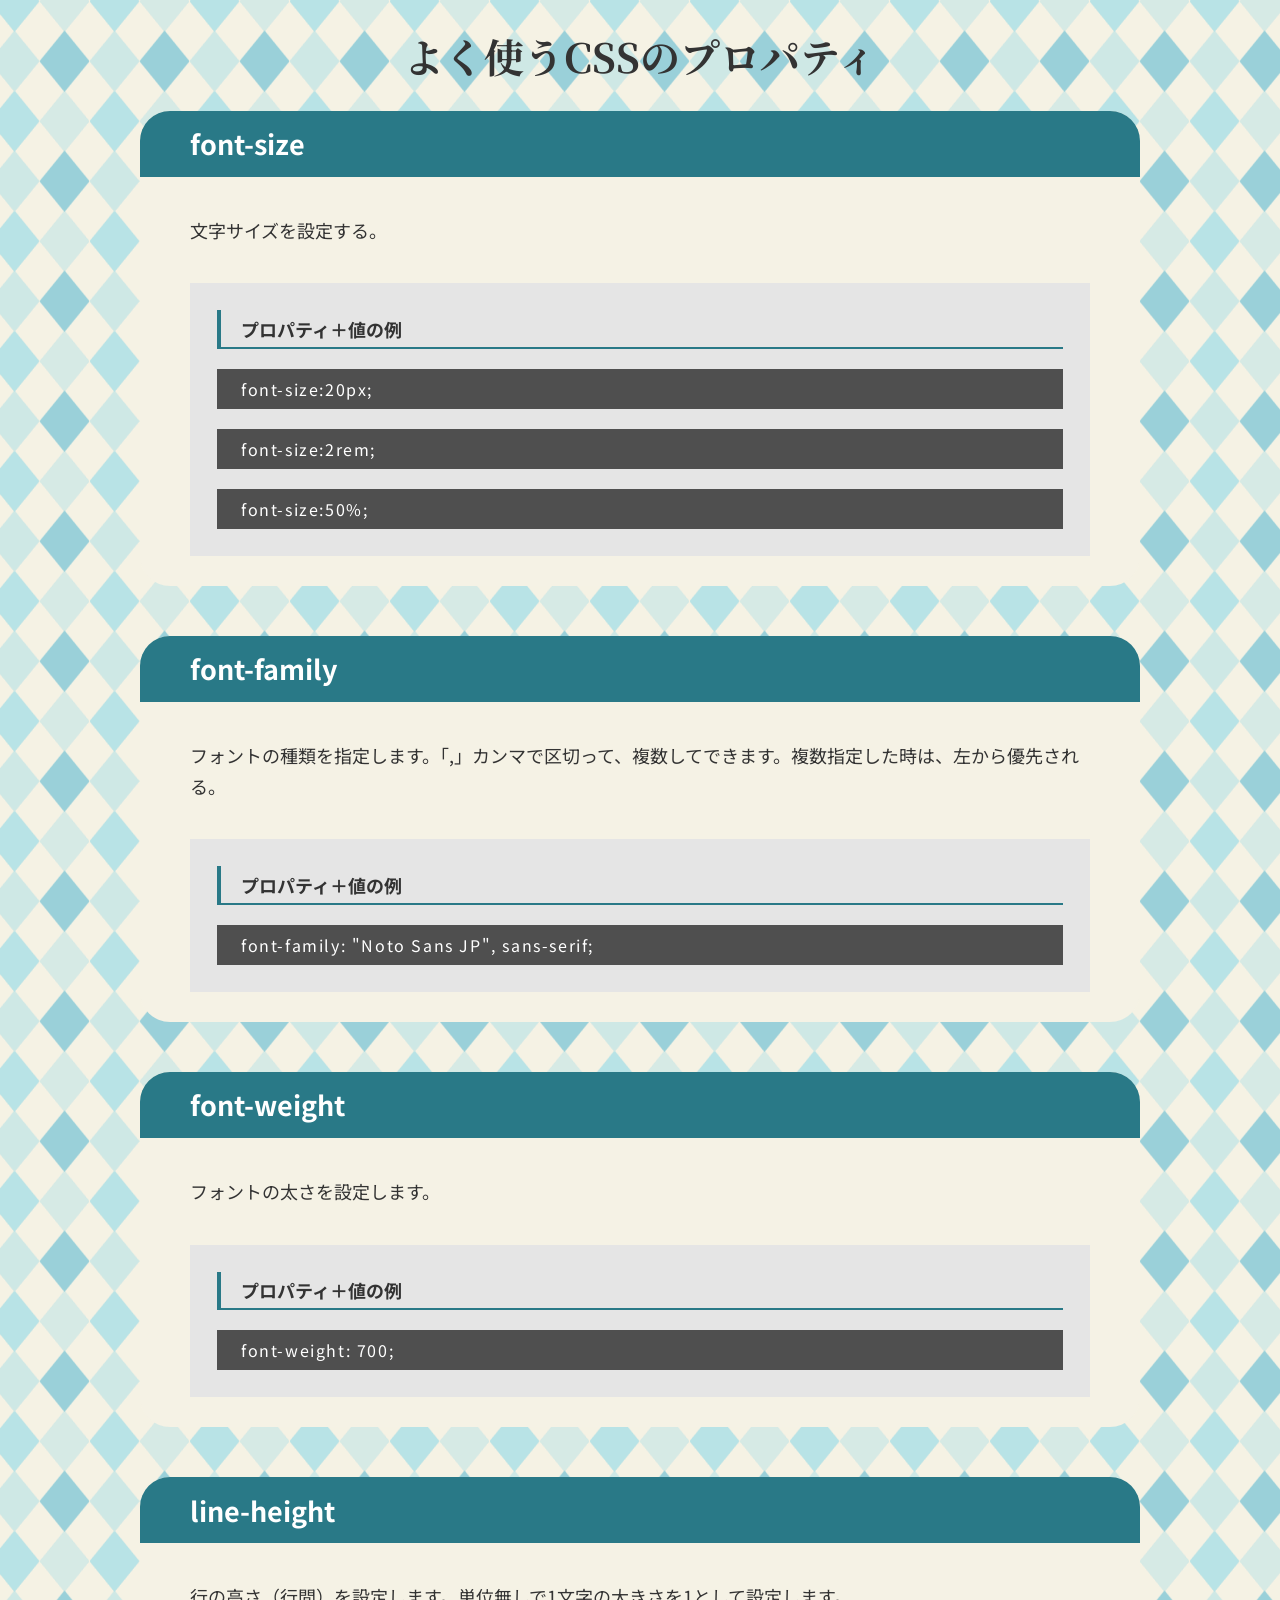
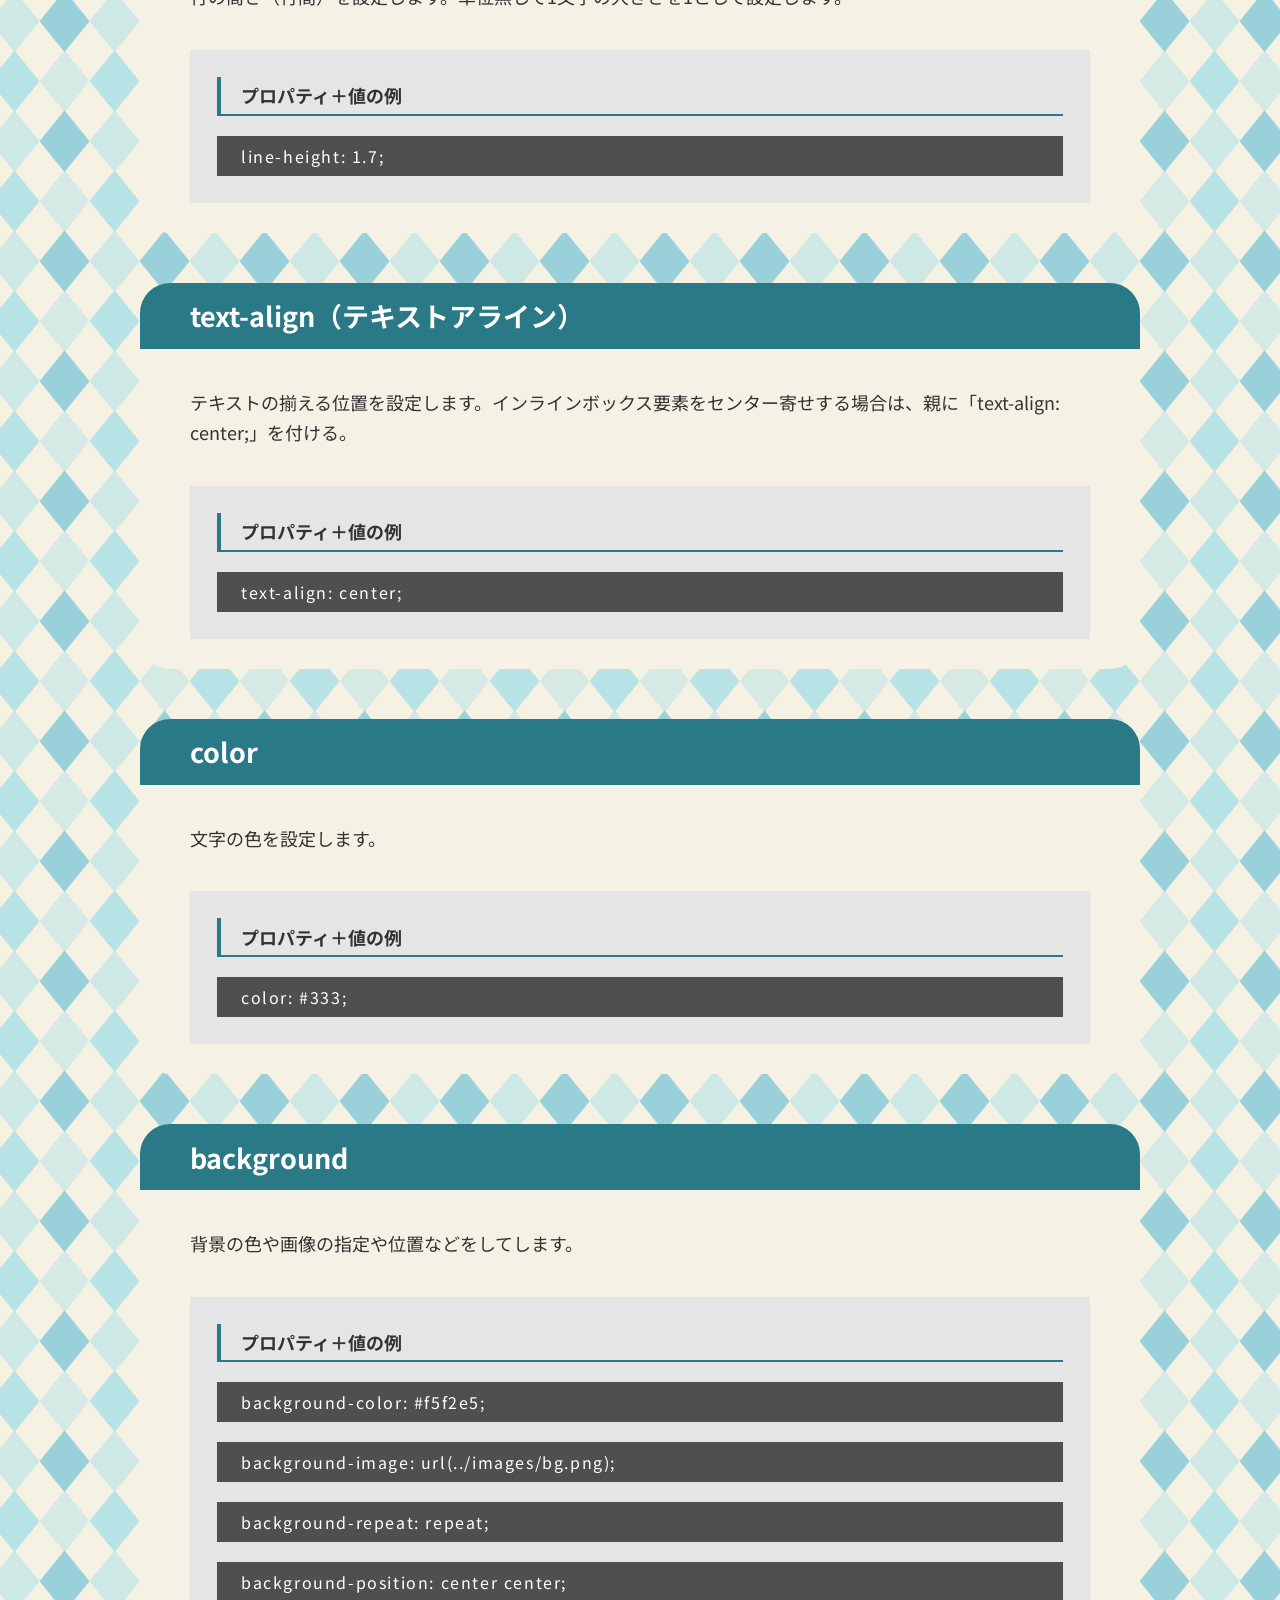
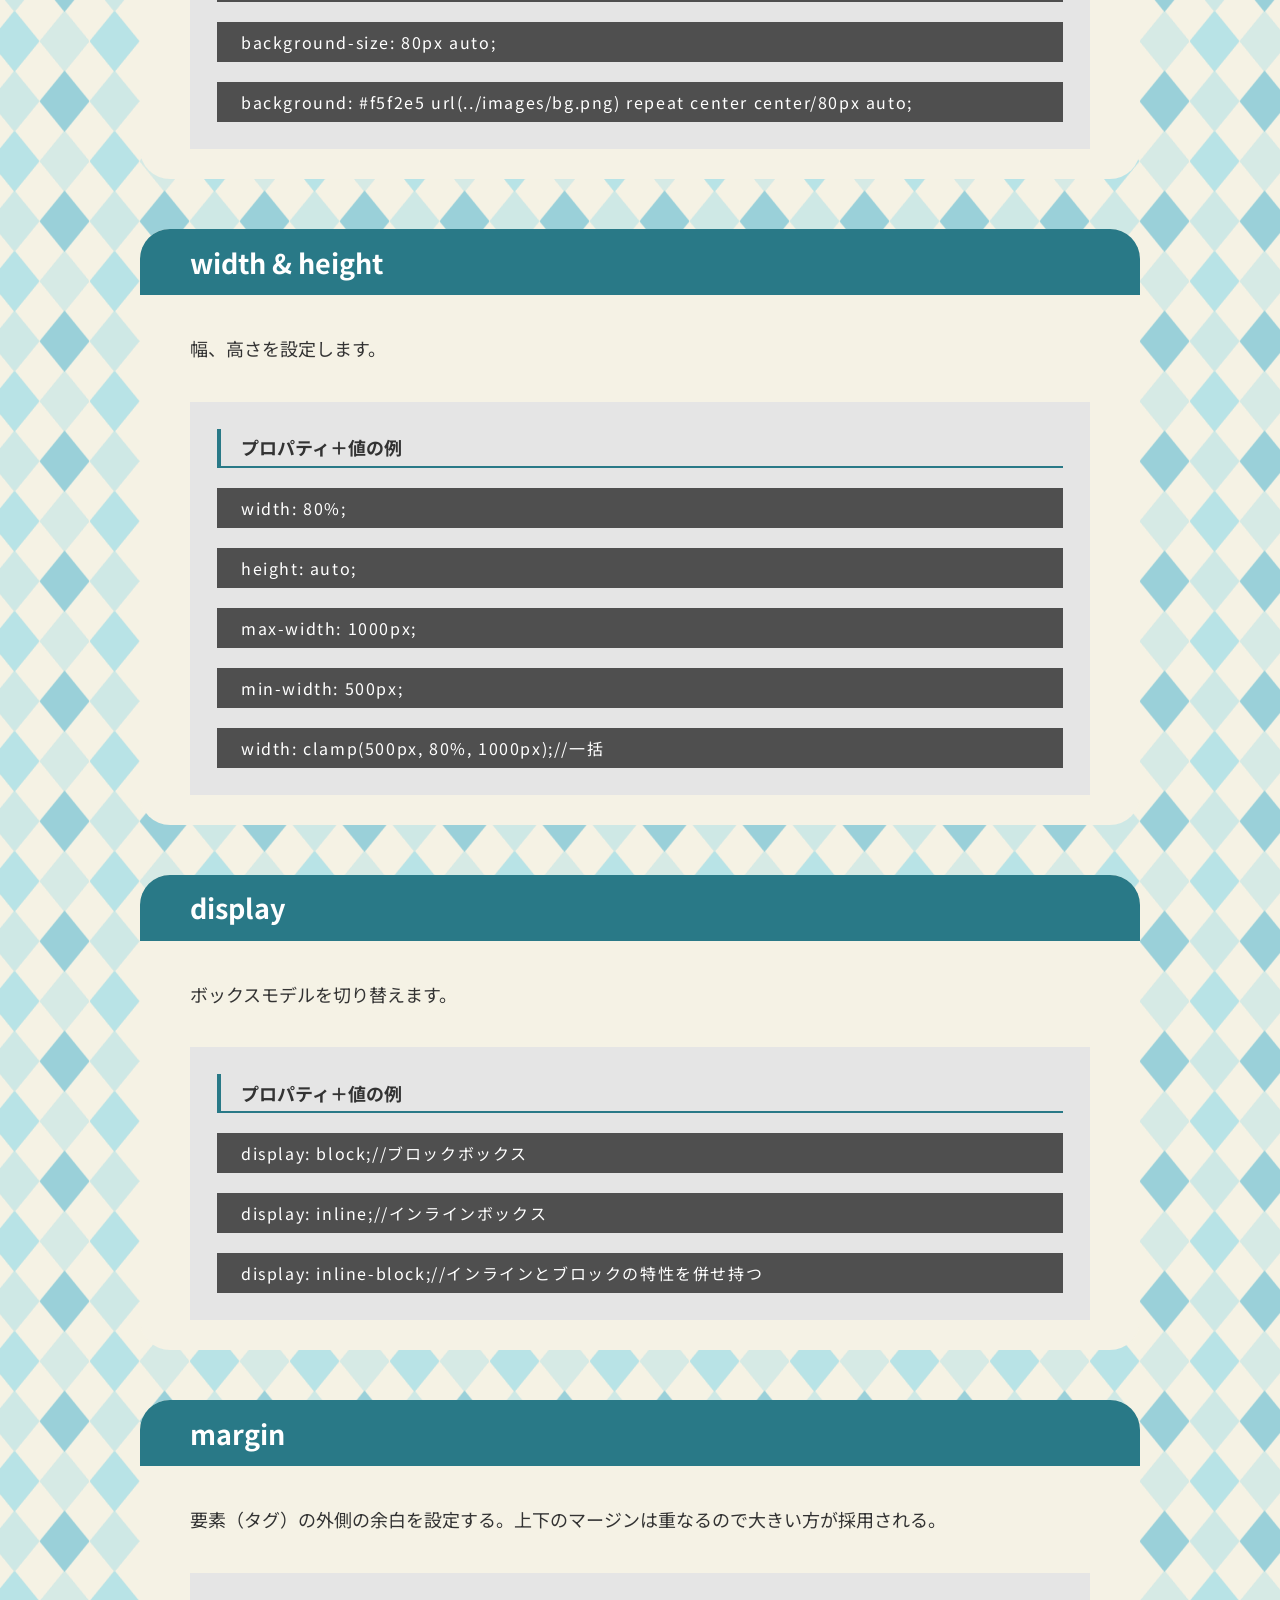
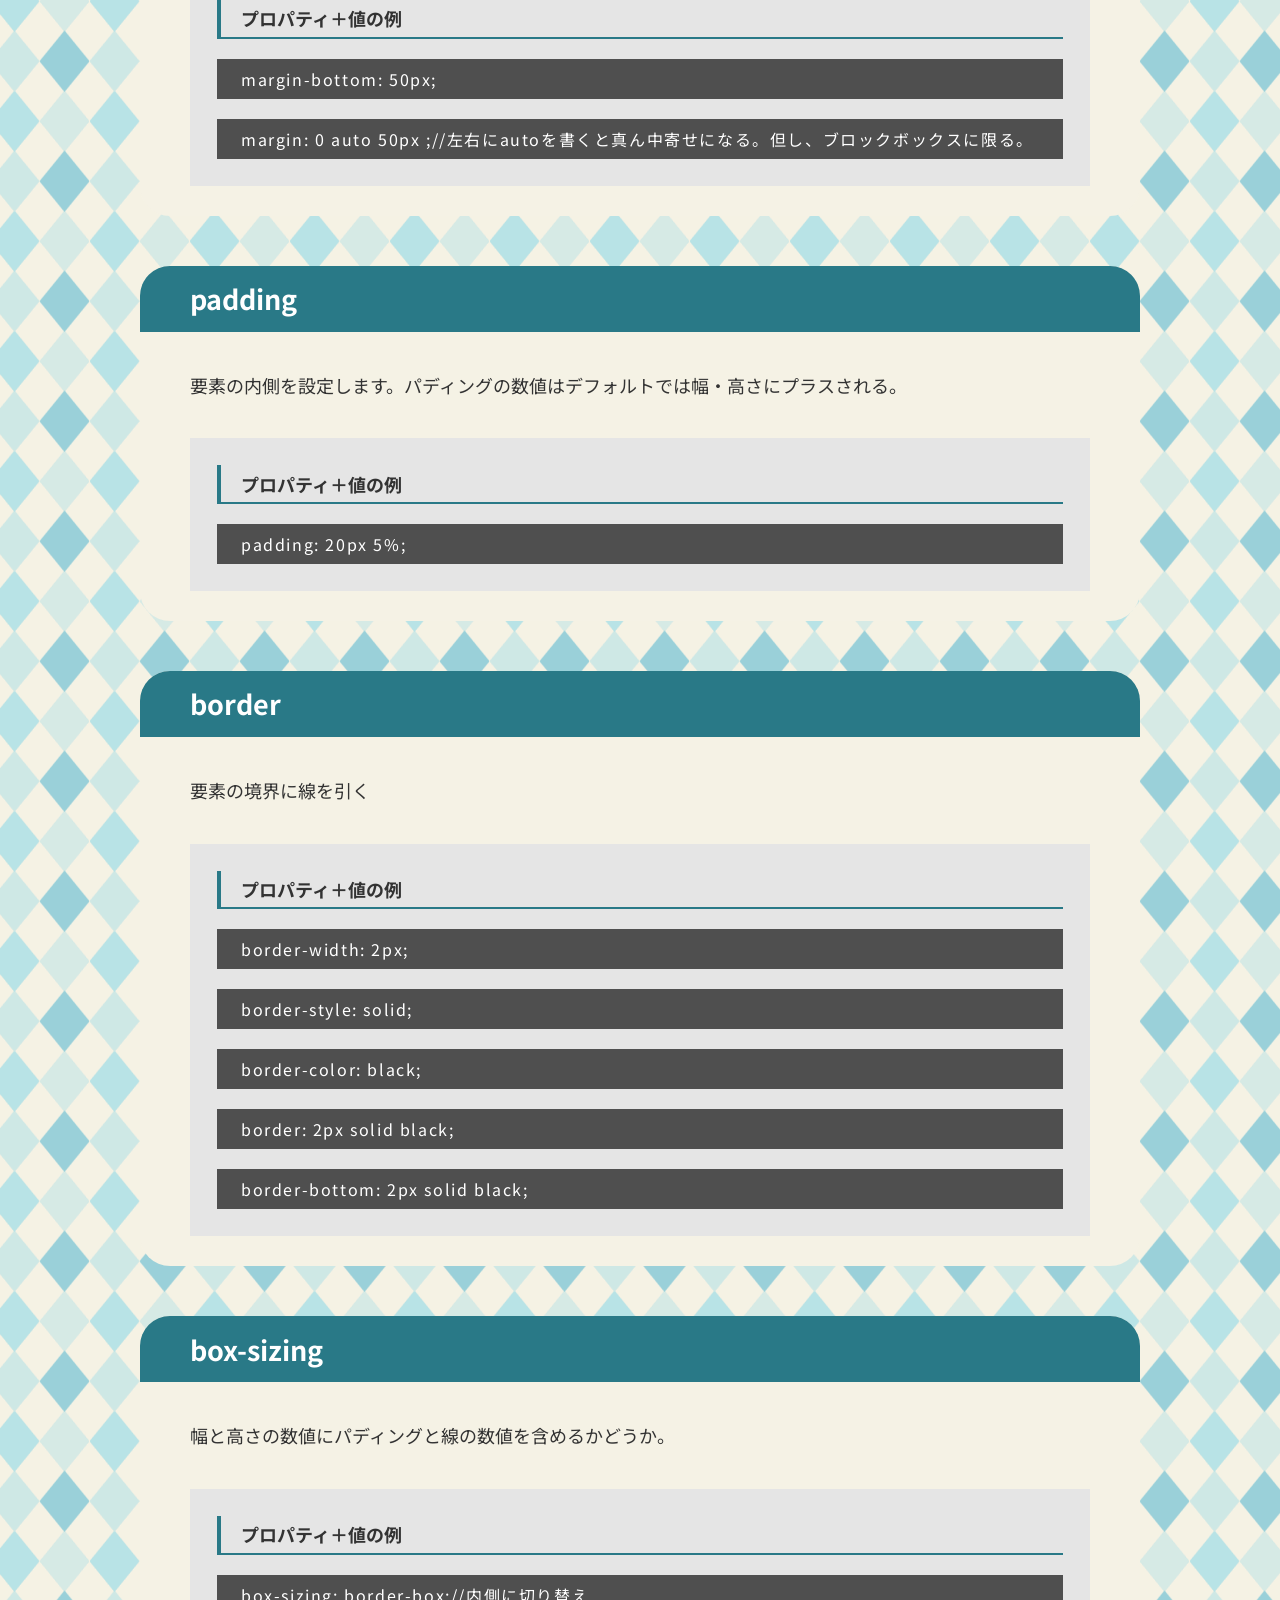
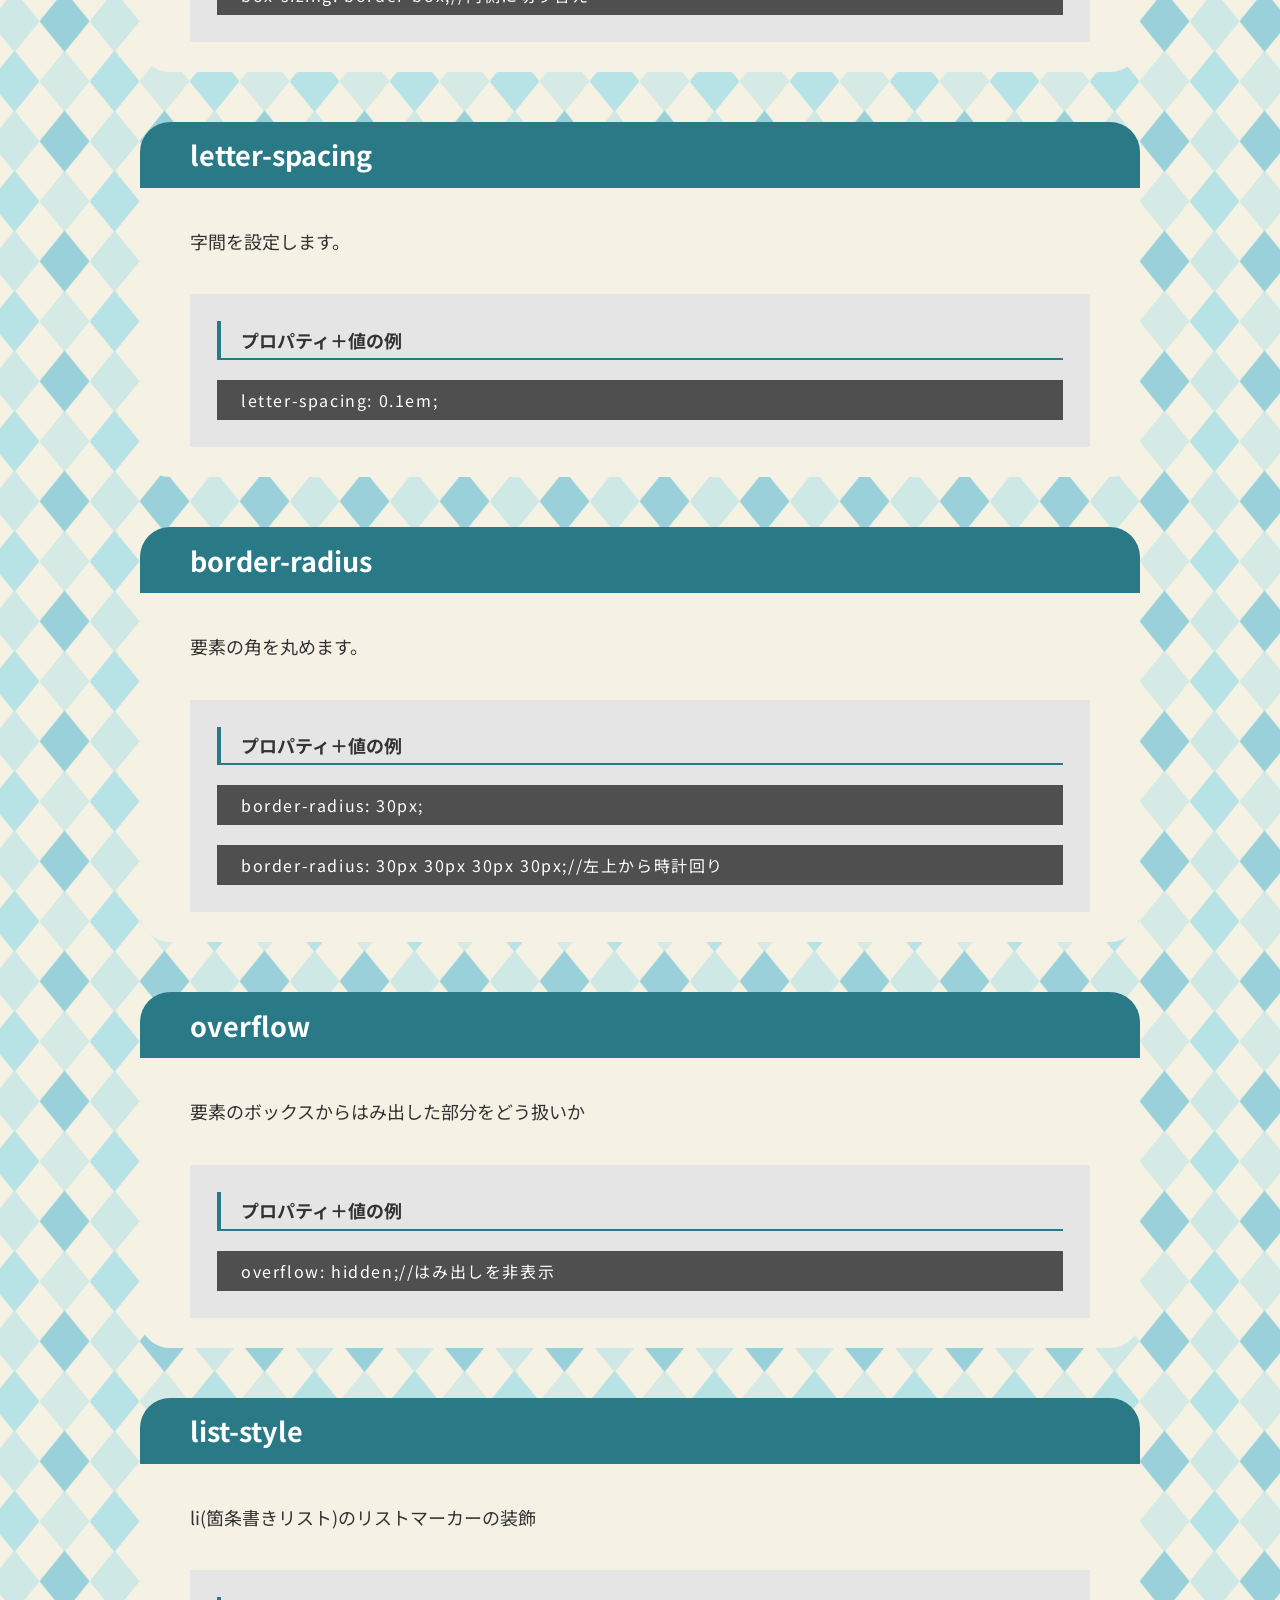
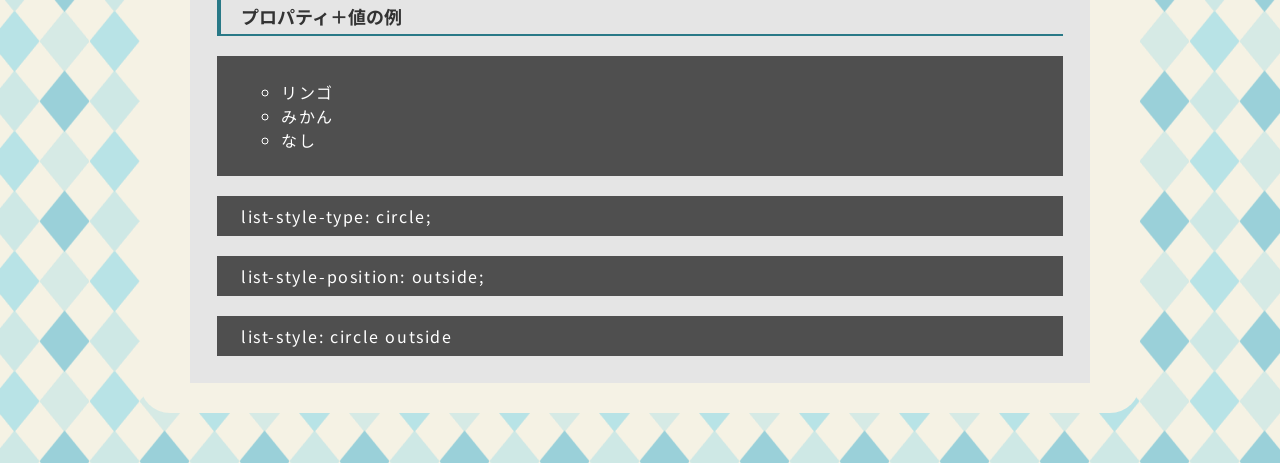
<file: index.html>
<!DOCTYPE html>
<html lang="ja">

<head>
  <meta charset="UTF-8">
  <meta name="viewport" content="width=device-width, initial-scale=1.0">
  <link rel="preconnect" href="https://fonts.googleapis.com">
  <link rel="preconnect" href="https://fonts.gstatic.com" crossorigin>
  <link
    href="https://fonts.googleapis.com/css2?family=Noto+Sans+JP:wght@100..900&family=Noto+Serif+JP:wght@200..900&display=swap"
    rel="stylesheet">
  <link rel="stylesheet" href="css/style.css">
  <title>CSSレッスン</title>
</head>

<!-- 
  class名にする際は、基本名前を同じにする。
  部分的に変更する場合は、後の部分をスペースを空けて名前を付ける。
-->

<body>
  <h1>よく使うCSSのプロパティ</h1>
  <section>
    <h2>font-size</h2>
    <p>文字サイズを設定する。</p>
    <dl>
      <dt>プロパティ＋値の例</dt>
      <dd>font-size:20px;</dd>
      <dd>font-size:2rem;</dd>
      <dd>font-size:50%;</dd>
    </dl>
  </section>

  <section>
    <h2>font-family</h2>
    <p>フォントの種類を指定します。「,」カンマで区切って、複数してできます。複数指定した時は、左から優先される。</p>
    <dl>
      <dt>プロパティ＋値の例</dt>
      <dd>font-family: "Noto Sans JP", sans-serif;</dd>
    </dl>
  </section>


  <section>
    <h2>font-weight</h2>
    <p>フォントの太さを設定します。</p>
    <dl>
      <dt>プロパティ＋値の例</dt>
      <dd>font-weight: 700;</dd>
    </dl>
  </section>

  <section>
    <h2>line-height</h2>
    <p>行の高さ（行間）を設定します。単位無しで1文字の大きさを1として設定します。</p>
    <dl>
      <dt>プロパティ＋値の例</dt>
      <dd>line-height: 1.7;</dd>
    </dl>
  </section>

  <section>
    <h2> text-align（テキストアライン）</h2>
    <p>テキストの揃える位置を設定します。インラインボックス要素をセンター寄せする場合は、親に「text-align: center;」を付ける。</p>
    <dl>
      <dt>プロパティ＋値の例</dt>
      <dd> text-align: center;</dd>
    </dl>
  </section>

  <section>
    <h2>color</h2>
    <p>文字の色を設定します。</p>
    <dl>
      <dt>プロパティ＋値の例</dt>
      <dd>color: #333;</dd>
    </dl>
  </section>

  <section>
    <h2>background</h2>
    <p>背景の色や画像の指定や位置などをしてします。</p>
    <dl>
      <dt>プロパティ＋値の例</dt>
      <dd>background-color: #f5f2e5;</dd>
      <dd> background-image: url(../images/bg.png);</dd>
      <dd>background-repeat: repeat;</dd>
      <dd>background-position: center center;</dd>
      <dd>background-size: 80px auto;</dd>
      <dd>background: #f5f2e5 url(../images/bg.png) repeat center center/80px auto;</dd>
    </dl>
  </section>

  <section>
    <h2>width &amp; height</h2>
    <p>幅、高さを設定します。</p>
    <dl>
      <dt>プロパティ＋値の例</dt>
      <dd>width: 80%;</dd>
      <dd> height: auto;</dd>
      <dd>max-width: 1000px;</dd>
      <dd>min-width: 500px;</dd>
      <dd>width: clamp(500px, 80%, 1000px);//一括</dd>
    </dl>
  </section>

  <section>
    <h2>display</h2>
    <p>ボックスモデルを切り替えます。</p>
    <dl>
      <dt>プロパティ＋値の例</dt>
      <dd>display: block;//ブロックボックス</dd>
      <dd>display: inline;//インラインボックス</dd>
      <dd>display: inline-block;//インラインとブロックの特性を併せ持つ</dd>
    </dl>
  </section>

  <section>
    <h2>margin</h2>
    <p>要素（タグ）の外側の余白を設定する。上下のマージンは重なるので大きい方が採用される。</p>
    <dl>
      <dt>プロパティ＋値の例</dt>
      <dd> margin-bottom: 50px;</dd>
      <dd>margin: 0 auto 50px ;//左右にautoを書くと真ん中寄せになる。但し、ブロックボックスに限る。</dd>
    </dl>
  </section>

  <section>
    <h2>padding</h2>
    <p>要素の内側を設定します。パディングの数値はデフォルトでは幅・高さにプラスされる。</p>
    <dl>
      <dt>プロパティ＋値の例</dt>
      <dd>padding: 20px 5%;</dd>
    </dl>
  </section>

  <section>
    <h2>border</h2>
    <p>要素の境界に線を引く</p>
    <dl>
      <dt>プロパティ＋値の例</dt>
      <dd>border-width: 2px;</dd>
      <dd>border-style: solid;</dd>
      <dd>border-color: black;</dd>
      <dd> border: 2px solid black;</dd>
      <dd>border-bottom: 2px solid black;</dd>
    </dl>
  </section>

  <section>
    <h2>box-sizing</h2>
    <p>幅と高さの数値にパディングと線の数値を含めるかどうか。</p>
    <dl>
      <dt>プロパティ＋値の例</dt>
      <dd>box-sizing: border-box;//内側に切り替え</dd>
    </dl>
  </section>

  <section>
    <h2>letter-spacing</h2>
    <p>字間を設定します。</p>
    <dl>
      <dt>プロパティ＋値の例</dt>
      <dd> letter-spacing: 0.1em;</dd>
    </dl>
  </section>

  <section>
    <h2>border-radius</h2>
    <p>要素の角を丸めます。</p>
    <dl>
      <dt>プロパティ＋値の例</dt>
      <dd> border-radius: 30px;</dd>
      <dd>border-radius: 30px 30px 30px 30px;//左上から時計回り</dd>
    </dl>
  </section>

  <section>
    <h2>overflow</h2>
    <p>要素のボックスからはみ出した部分をどう扱いか</p>
    <dl>
      <dt>プロパティ＋値の例</dt>
      <dd>overflow: hidden;//はみ出しを非表示</dd>
    </dl>
  </section>

  <section>
    <h2>list-style</h2>
    <p>li(箇条書きリスト)のリストマーカーの装飾</p>
    <dl>
      <dt>プロパティ＋値の例</dt>
      <dd>
        <ul>
          <li>リンゴ</li>
          <li>みかん</li>
          <li>なし</li>
        </ul>
      </dd>
      <dd> list-style-type: circle;</dd>
      <dd>list-style-position: outside;</dd>
      <dd>list-style: circle outside</dd>
    </dl>
  </section>

</body>


</html>
</file>
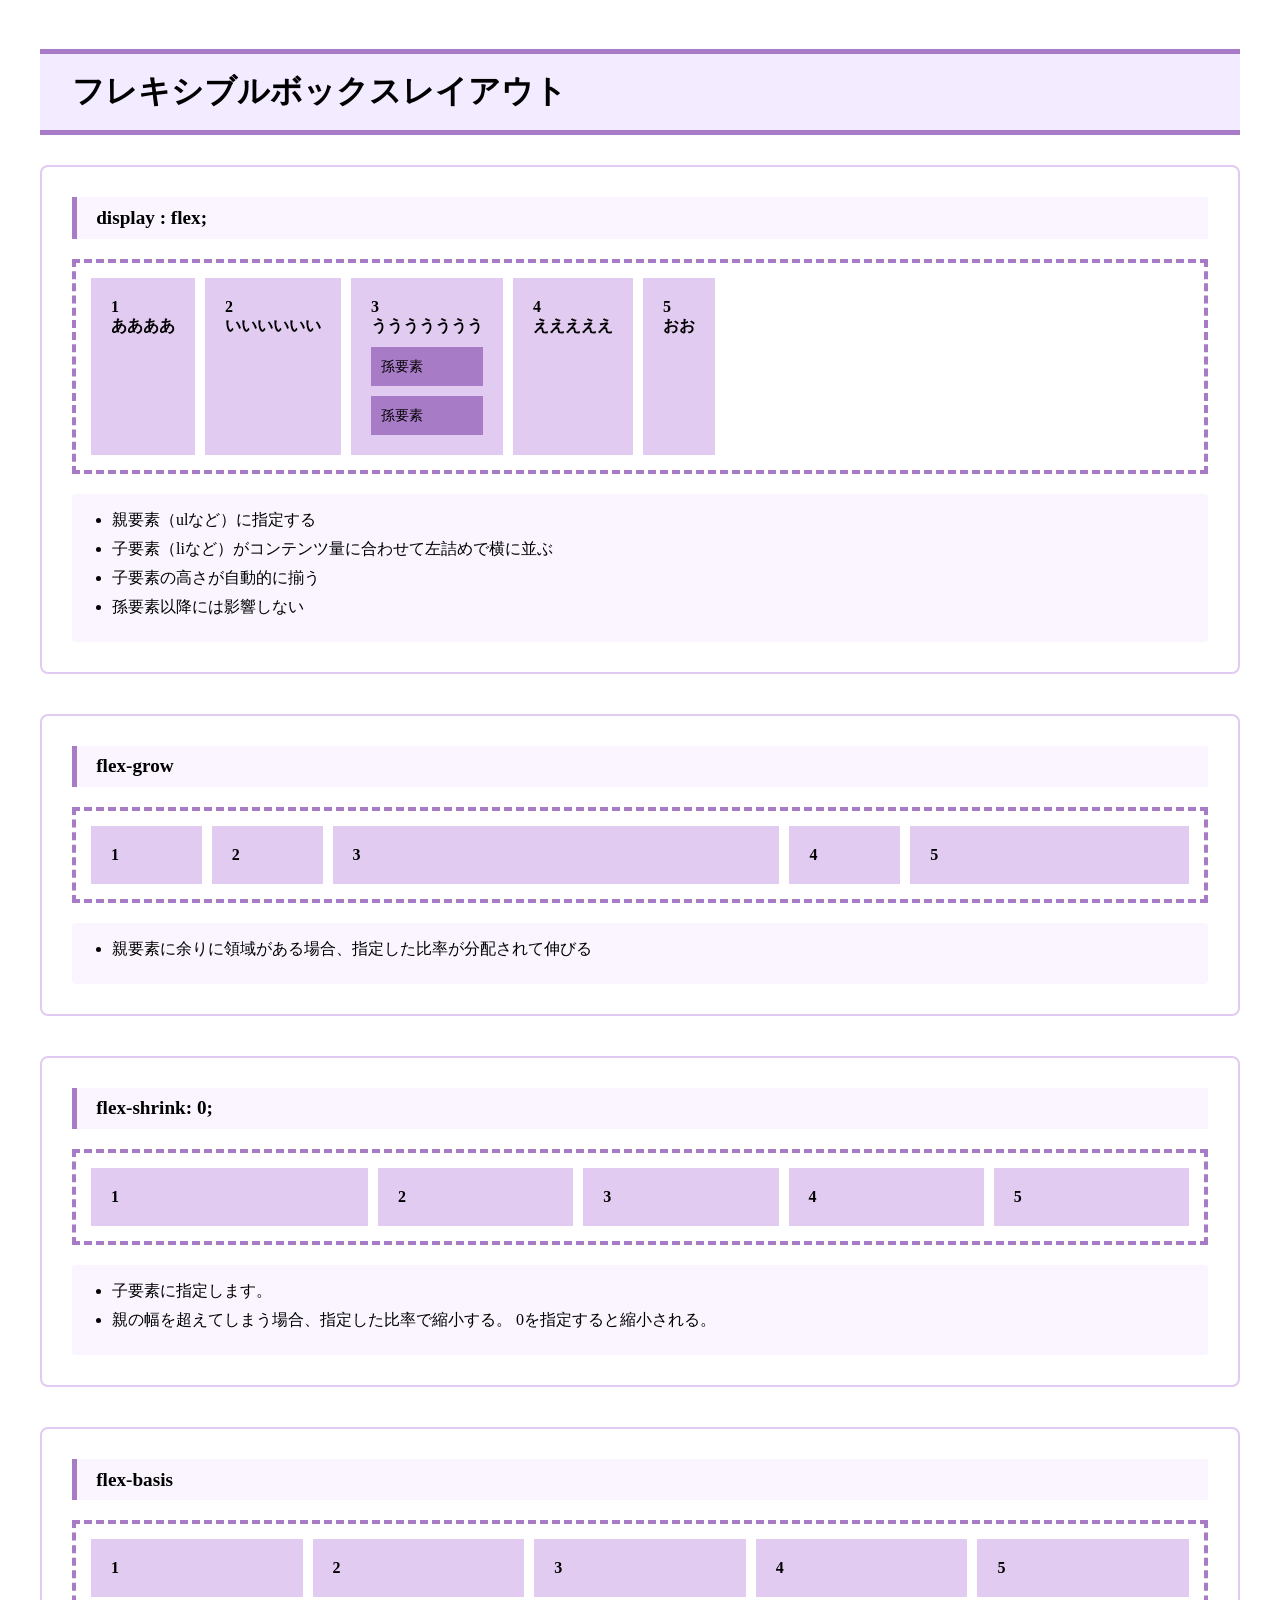
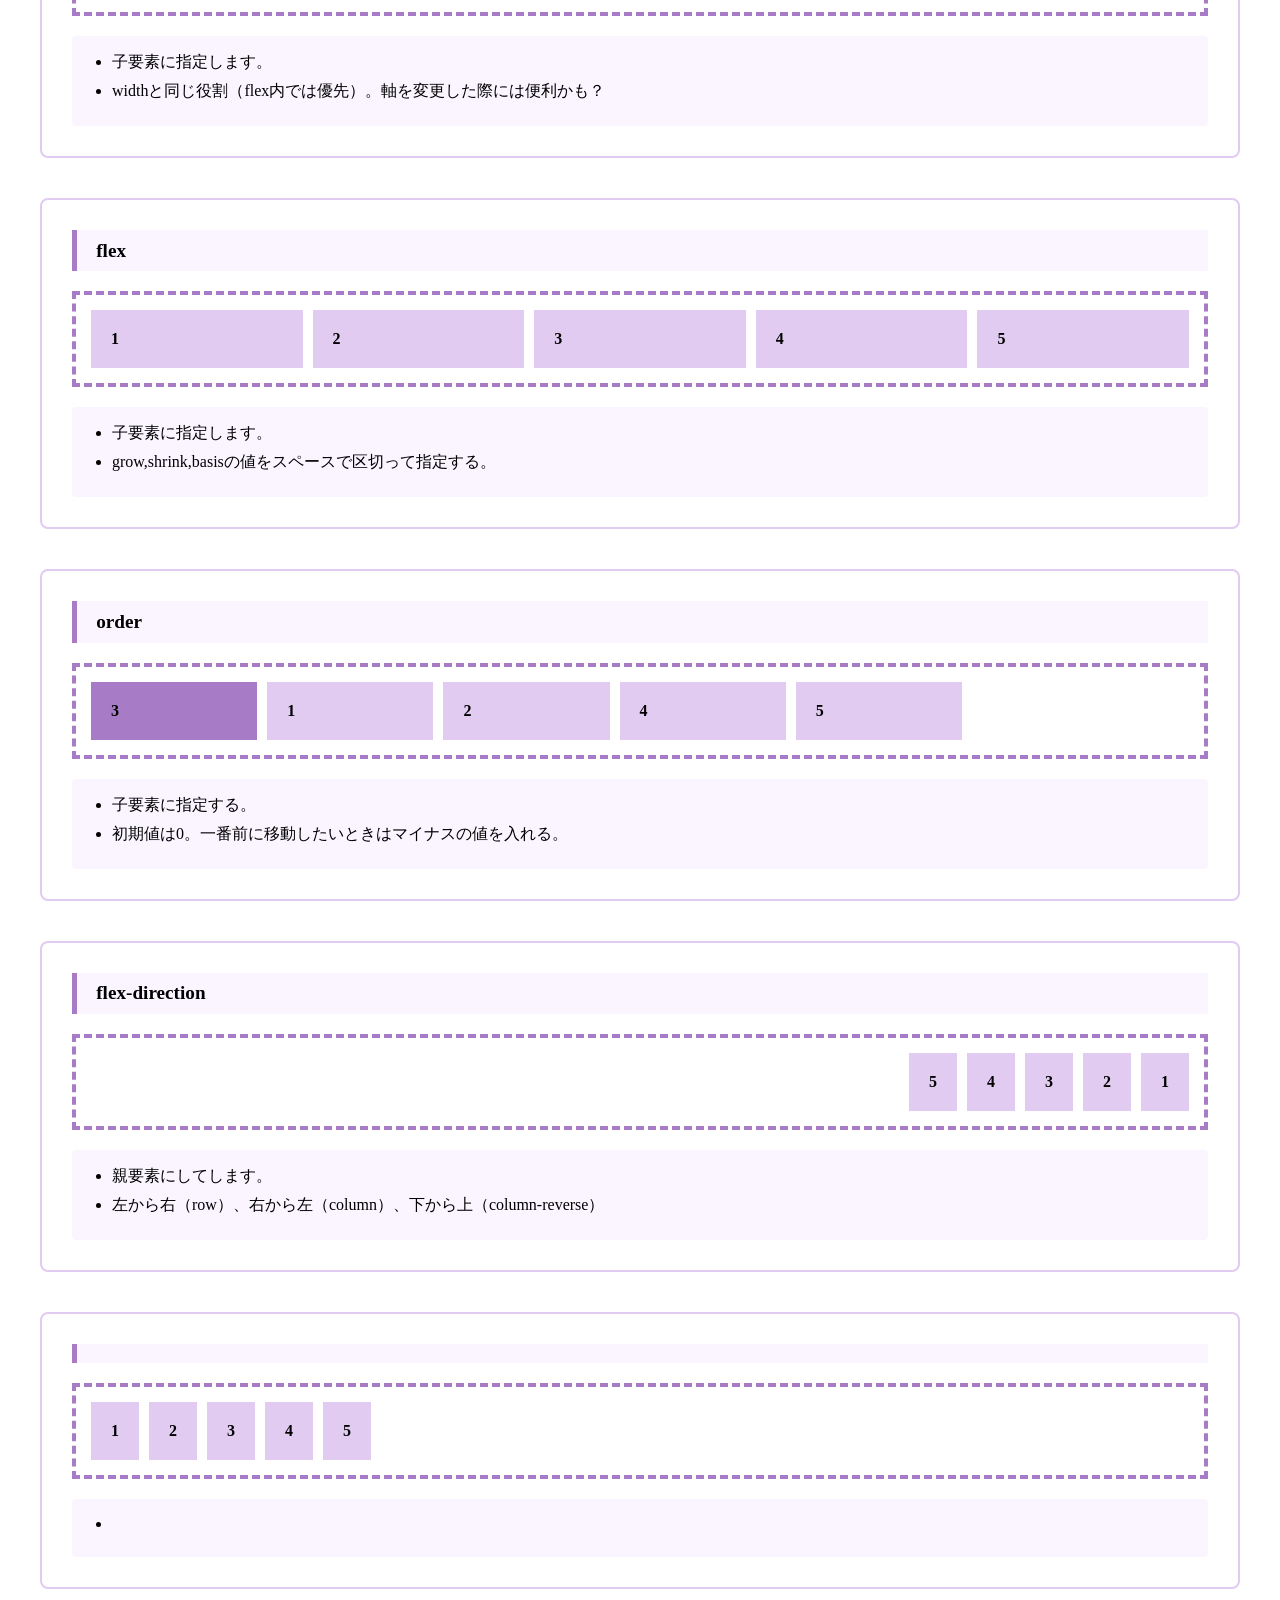
<file: flex-box.html>
<!DOCTYPE html>
<html lang="ja">

<head>
  <meta charset="UTF-8">
  <meta name="viewport" content="width=device-width, initial-scale=1.0">
  <link rel="stylesheet" href="css/flex-box.css">
  <title>フレキシブルボックスレイアウト</title>
</head>

<body>
  <div class="wrapper">
    <h1>フレキシブルボックスレイアウト</h1>

    <section class="box case1">
      <h2>display : flex;</h2>
      <ul class="oya">
        <li class="child">1<br>ああああ</li>
        <li class="child">2<br>いいいいいい</li>
        <li class="child">
          3<br>ううううううう
          <p class="mago">孫要素</p>
          <p class="mago">孫要素</p>
        </li>
        <li class="child">4<br>えええええ</li>
        <li class="child">5<br>おお</li>
      </ul>
      <ul class="desc_list">
        <li>親要素（ulなど）に指定する</li>
        <li>子要素（liなど）がコンテンツ量に合わせて左詰めで横に並ぶ</li>
        <li>子要素の高さが自動的に揃う</li>
        <li>孫要素以降には影響しない</li>
      </ul>
    </section>

    <section class="box case2">
      <h2>flex-grow</h2>
      <ul class="oya">
        <li class="child">1</li>
        <li class="child">2</li>
        <li class="child">3</li>
        <li class="child">4</li>
        <li class="child">5</li>
      </ul>
      <ul class="desc_list">
        <li>親要素に余りに領域がある場合、指定した比率が分配されて伸びる</li>
      </ul>
    </section>

    <section class="box case3">
      <h2>flex-shrink: 0;</h2>
      <ul class="oya">
        <li class="child">1</li>
        <li class="child">2</li>
        <li class="child">3</li>
        <li class="child">4</li>
        <li class="child">5</li>
      </ul>
      <ul class="desc_list">
        <li>子要素に指定します。</li>
        <li>親の幅を超えてしまう場合、指定した比率で縮小する。 0を指定すると縮小される。</li>
      </ul>
    </section>

    <section class="box case4">
      <h2>flex-basis</h2>
      <ul class="oya">
        <li class="child">1</li>
        <li class="child">2</li>
        <li class="child">3</li>
        <li class="child">4</li>
        <li class="child">5</li>
      </ul>
      <ul class="desc_list">
        <li>子要素に指定します。</li>
        <li>widthと同じ役割（flex内では優先）。軸を変更した際には便利かも？</li>
      </ul>
    </section>

    <section class="box case5">
      <h2>flex</h2>
      <ul class="oya">
        <li class="child">1</li>
        <li class="child">2</li>
        <li class="child">3</li>
        <li class="child">4</li>
        <li class="child">5</li>
      </ul>
      <ul class="desc_list">
        <li>子要素に指定します。</li>
        <li>grow,shrink,basisの値をスペースで区切って指定する。</li>
      </ul>
    </section>

    <section class="box case6">
      <h2>order</h2>
      <ul class="oya">
        <li class="child">1</li>
        <li class="child">2</li>
        <li class="child">3</li>
        <li class="child">4</li>
        <li class="child">5</li>
      </ul>
      <ul class="desc_list">
        <li>子要素に指定する。</li>
        <li>初期値は0。一番前に移動したいときはマイナスの値を入れる。</li>
      </ul>
    </section>

    <section class="box case7">
      <h2>flex-direction</h2>
      <ul class="oya">
        <li class="child">1</li>
        <li class="child">2</li>
        <li class="child">3</li>
        <li class="child">4</li>
        <li class="child">5</li>
      </ul>
      <ul class="desc_list">
        <li>親要素にしてします。</li>
        <li>左から右（row）、右から左（column）、下から上（column-reverse）</li>
      </ul>
    </section>

    <section class="box case8">
      <h2></h2>
      <ul class="oya">
        <li class="child">1</li>
        <li class="child">2</li>
        <li class="child">3</li>
        <li class="child">4</li>
        <li class="child">5</li>
      </ul>
      <ul class="desc_list">
        <li></li>
      </ul>
    </section>
  </div>
</body>

</html>
</file>
<file: css/style.css>
@charset "UTF-8";

html {
  font-size: 62.5%;
}

body {
  font-size: 1.8rem;
  font-family: "Noto Sans JP", sans-serif;
  color: #333;
  background-color: #f5f2e5;
  background-image: url(../images/bg.png);
  background-repeat: repeat;
  background-position: center center;
  background-size: 80px auto;
  background: #f5f2e5 url(../images/bg.png) repeat center center;
}

/* 見出しです */
h1 {
  font-size: 4rem;
  font-family: "Noto Serif JP", serif;
  text-align: center;
}

section {
  background-color: #f5f2e5;
  width: 80%;
  max-width: 1000px;
  min-width: 500px;
  height: auto;
  margin: 0 auto 50px;
  padding-bottom: 30px;
  box-sizing: border-box;
  border-radius: 30px;
  border-radius: 30px 30px 30px 30px;
  overflow: hidden;
}

h2 {
  padding: 0.5em 5%;
  background: #297987;
  color: #fff;
  margin: 0;
}

p {
  line-height: 1.7;
  padding: 20px 5%;
  box-sizing: border-box;
}

dl {
  padding: 1.5em;
  margin: 0 5%;
  background: #e5e5e5;
}

dt {
  font-weight: 700;
  border-bottom: 2px solid #297987;
  border-left: 4px solid #297987;
  padding: 0.3em 20px;
  box-sizing: border-box;
}

dd {
  margin: 20px 0 0 0;
  background: #4f4f4f;
  color: #fff;
  padding: 0.5em calc(20px + 4px);
  font-size: 1.6rem;
  letter-spacing: 0.1em;
}

ul li{
  list-style-type: circle;
  list-style-position: outside;
  list-style: circle outside;
}
</file>
<file: css/flex-box.css>
@charset "UTF-8";

.wrapper{
  max-width: 1200px;
  margin: 0 auto;
  padding: 20px;
}

h1{
  background: #f3ebff;
  padding: 0.5em 1em;
  border-top: 5px solid #a87bc7;
  border-bottom: 5px solid #a87bc7;
  margin-bottom: 30px;
}

.box{
  border: 2px solid #e1cbf0;
  padding: 30px;
  margin: 0 0 40px;
  border-radius: 8px;
}

h2{
  background: #faf5ff;
  padding: 0.5em 1em;
  border-left: 5px solid #a87bc7;
  margin-top: 0;
  margin-bottom: 20px;
  font-size: 1.2em;
}

.oya{
  border: 4px dashed #a87bc7;
  background: #fff;
  list-style: none;
  padding: 10px;
  margin: 0 0 20px 0;
}

.child{
  background: #e1cbf0;
  padding: 20px;
  margin: 5px;
  box-sizing: border-box;
  font-weight: bold;
}

.mago{
  background: #a87bc7;
  padding: 10px;
  margin: 10px 0 0;
  font-weight: normal;
  font-size: 0.9em;
}

.desc_list{
  background: #faf5ff;
  padding: 1em 1em 1em 2.5em;
  border-radius: 4px;
  margin: 0;
}

.desc_list li{
  margin-bottom: 0.5em;
}
/* case1 */

.oya{
  display: flex;
}

/* case2伸びる比率 */

.case2 .child{
  width: 10%;
}

.case2 .child:nth-of-type(3){
  flex-grow: 2;
}
.case2 .child:nth-of-type(5){
  flex-grow: 1;
}

/* case3 縮む比率*/
.case3 .child{
  width: 25%;
}

.case3 .child:nth-of-type(1){
  flex-shrink: 0;
}

/* case4 アイテムの幅 */
.case4 .child{
  flex-basis: 20%;
}
/* ショートハンド */

.case5 .child{
  flex: 1 0 10%;
}
/* case6 並び順 */
.case6 .child{
  width: 15%;
}
.case6 .child:nth-of-type(3){
order: -1;
background: #a87bc7;
}
/* case7 並べる方向（軸） */
.case7 .oya{
  flex-direction: row-reverse;
}
</file>
